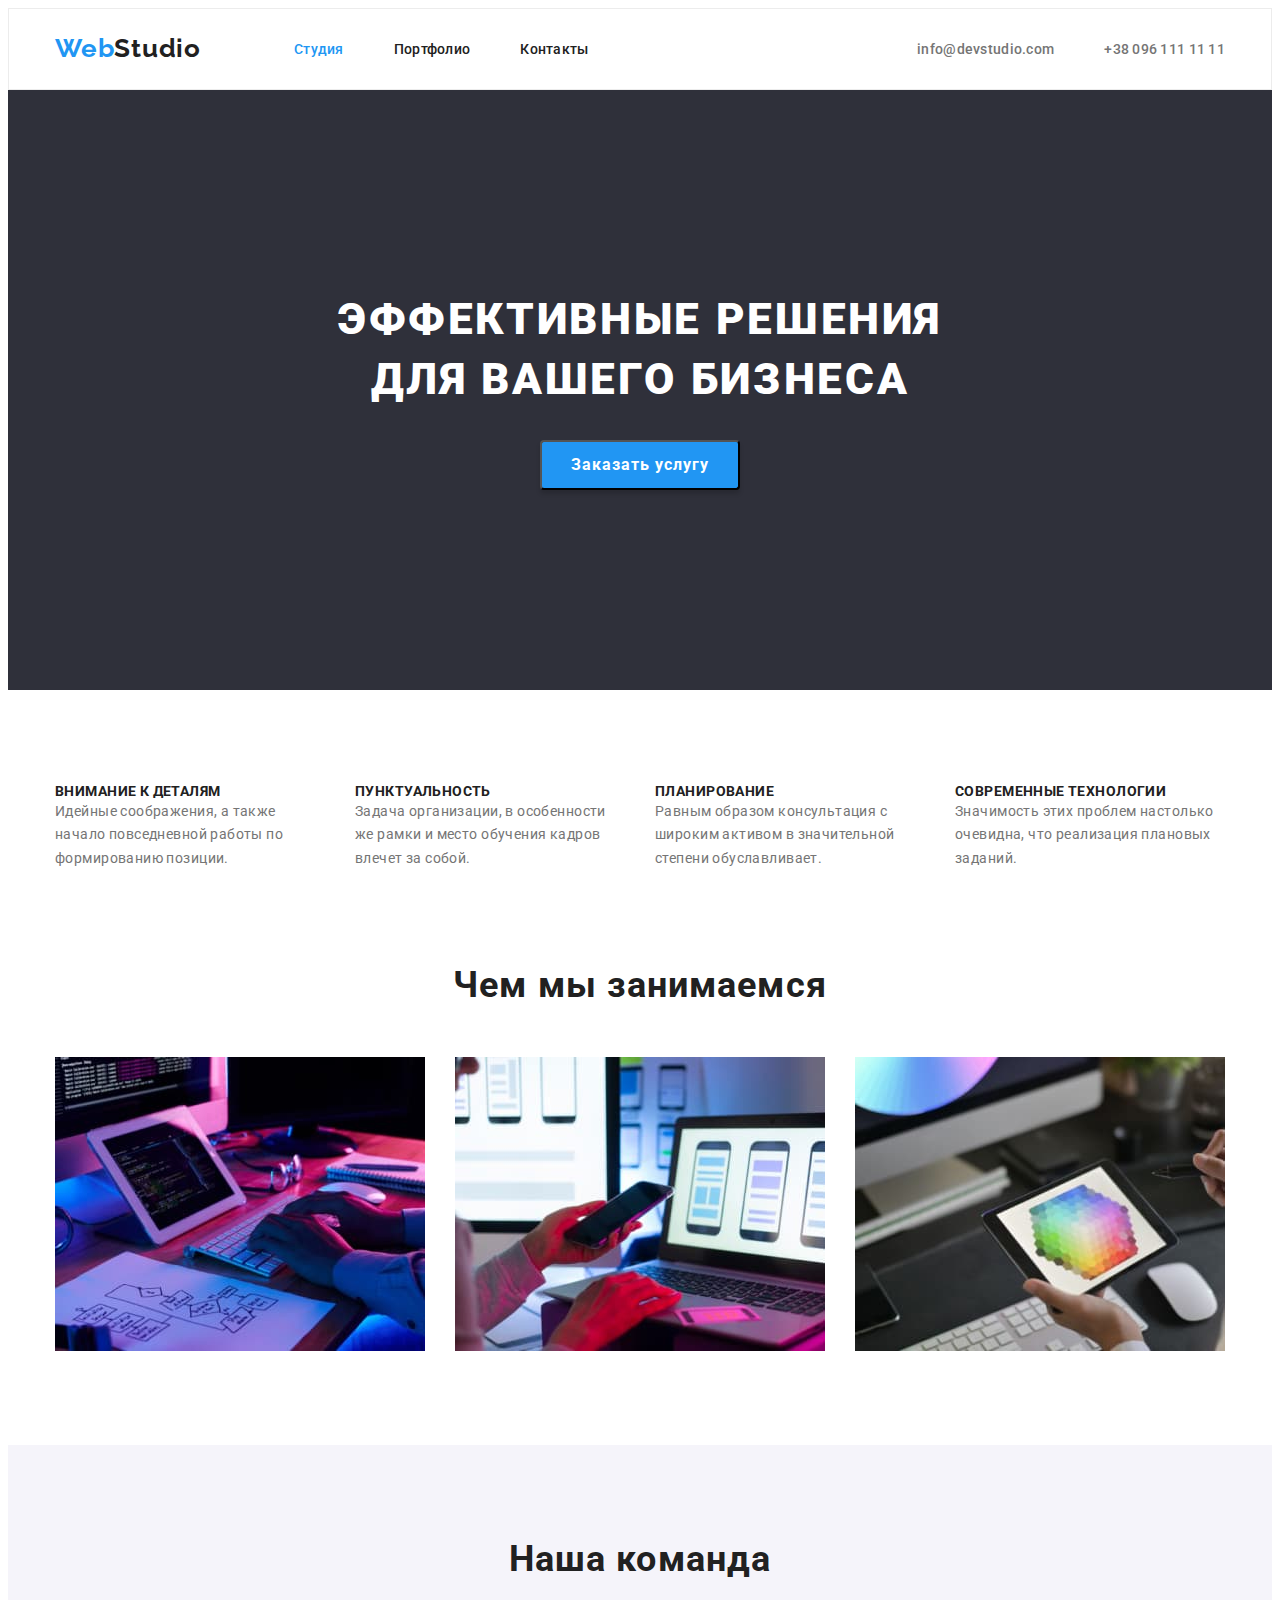
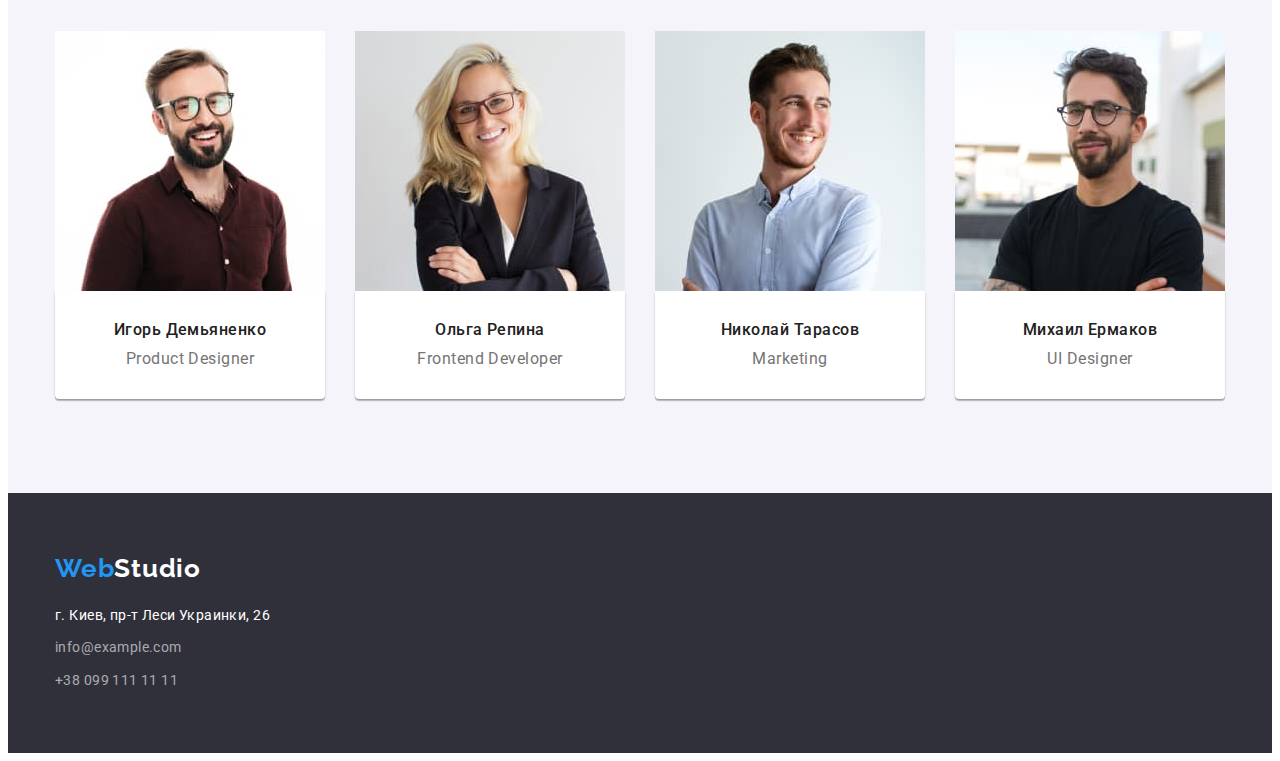
<file: index.html>
<!DOCTYPE html>
<html lang="en">
  <head>
    <meta charset="UTF-8" />
    <meta http-equiv="X-UA-Compatible" content="IE=edge" />
    <meta name="viewport" content="width=device-width, initial-scale=1.0" />
    <title>Document</title>
    <link
      rel="stylesheet"
      href="https://cdnjs.cloudflare.com/ajax/libs/modern-normalize/1.1.0/modern-normalize.min.css"
      integrity="sha512-wpPYUAdjBVSE4KJnH1VR1HeZfpl1ub8YT/NKx4PuQ5NmX2tKuGu6U/JRp5y+Y8XG2tV+wKQpNHVUX03MfMFn9Q=="
      crossorigin="anonymous"
      referrerpolicy="no-referrer"
    />
    <link rel="preconnect" href="https://fonts.googleapis.com" />
    <link rel="preconnect" href="https://fonts.gstatic.com" crossorigin />
    <link
      href="https://fonts.googleapis.com/css2?family=Montserrat:wght@400;700&family=Raleway:wght@700&family=Roboto:wght@400;500;700;900&display=swap"
      rel="stylesheet"
    />
    <link rel="stylesheet" href="./css/reset.css" />
    <link rel="stylesheet" href="./css/style.css" />
  </head>
  <body>
    <header class="header">
      <div class="container header_container">
        <nav class="navigation">
          <a href="./index.html" class="logo upper_logo"
            >Web<span class="second_logo_color">Studio</span></a
          >
          <ul class="header_list">
            <li class="header_item">
              <a href="./index.html" class="header_link_studio current"
                >Студия</a
              >
            </li>
            <li class="header_item">
              <a href="./portfolio.html" class="header_link">Портфолио</a>
            </li>
            <li class="header_item">
              <a href="" class="header_link">Контакты</a>
            </li>
          </ul>
        </nav>
        <ul class="header_list">
          <li class="header_item">
            <a href="mailto:info@devstudio.com" class="header_link_mail"
              >info@devstudio.com</a
            >
          </li>
          <li class="header_item">
            <a href="tel:+380961111111" class="header_link_tel"
              >+38 096 111 11 11</a
            >
          </li>
        </ul>
      </div>
    </header>
    <main>
      <section class="main_section">
        <div class="container">
          <h1 class="main_title">
            Эффективные решения <br />
            для вашего бизнеса
          </h1>
          <div>
            <button type="button" class="btn option">Заказать услугу</button>
          </div>
        </div>
      </section>
      <section class="mini_articles">
        <div class="container">
          <ul class="main_list">
            <li class="main_item">
              <h3 class="main_h">Внимание к деталям</h3>
              <p class="main_text">
                Идейные соображения, а также начало повседневной работы по
                формированию позиции.
              </p>
            </li>
            <li class="main_item">
              <h3 class="main_h">Пунктуальность</h3>
              <p class="main_text">
                Задача организации, в особенности же рамки и место обучения
                кадров влечет за собой.
              </p>
            </li>
            <li class="main_item">
              <h3 class="main_h">Планирование</h3>
              <p class="main_text">
                Равным образом консультация с широким активом в значительной
                степени обуславливает.
              </p>
            </li>
            <li class="main_item">
              <h3 class="main_h">Современные технологии</h3>
              <p class="main_text">
                Значимость этих проблем настолько очевидна, что реализация
                плановых заданий.
              </p>
            </li>
          </ul>
        </div>
      </section>
      <section class="vocation">
        <div class="container">
          <h2 class="about">Чем мы занимаемся</h2>
          <ul class="about_list">
            <li class="about_item">
              <img
                src="./images/img1.jpg"
                alt="демонстрация работы программ на гаджетах"
                width="370"
                height="294"
              />
            </li>
            <li class="about_item">
              <img
                src="./images/img2.jpg"
                alt="демонстрация работы программ на гаджетах"
                width="370"
                height="294"
              />
            </li>
            <li class="about_item">
              <img
                src="./images/img3.jpg"
                alt="демонстрация работы программ на гаджетах"
                width="370"
                height="294"
              />
            </li>
          </ul>
        </div>
      </section>
      <section class="team">
        <div class="container team_container">
          <h2 class="team_title">Наша команда</h2>
          <ul class="team_list">
            <li class="team_item">
              <img
                src="./images/pic1.jpg"
                alt="фото члена команды"
                width="270"
                height="260"
              />
              <div class="team_name_item">
                <h3 class="team_name">Игорь Демьяненко</h3>
                <p lang="en" class="team_post">Product Designer</p>
              </div>
            </li>
            <li class="team_item">
              <img
                src="./images/pic2.jpg"
                alt="фото члена команды"
                width="270"
                height="260"
              />
              <div class="team_name_item">
                <h3 class="team_name">Ольга Репина</h3>
                <p lang="en" class="team_post">Frontend Developer</p>
              </div>
            </li>
            <li class="team_item">
              <img
                src="./images/pic3.jpg"
                alt="фото члена команды"
                width="270"
                height="260"
              />
              <div class="team_name_item">
                <h3 class="team_name">Николай Тарасов</h3>
                <p lang="en" class="team_post">Marketing</p>
              </div>
            </li>
            <li class="team_item">
              <img
                src="./images/pic4.jpg"
                alt="фото члена команды"
                width="270"
                height="260"
              />
              <div class="team_name_item">
                <h3 class="team_name">Михаил Ермаков</h3>
                <p lang="en" class="team_post">UI Designer</p>
              </div>
            </li>
          </ul>
        </div>
      </section>
    </main>
    <footer class="footer">
      <div class="container">
        <a href="./index.html" class="footer_logo"
          >Web<span class="footer_logo_color">Studio</span></a
        >
        <address class="address">
          <ul class="address_list">
            <li class="address_item address_item">
              <a
                href="https://goo.gl/maps/MGz1qRWNT3Urb2ix9"
                class="footer_address"
                target="_blank"
                rel="noopener noreferrer nofollow"
                >г. Киев, пр-т Леси Украинки, 26</a
              >
            </li>
            <li class="address_item">
              <a href="mailto:info@example.com" class="footer_mail"
                >info@example.com</a
              >
            </li>
            <li class="address_item">
              <a href="tel:+380991111111" class="footer_tel"
                >+38 099 111 11 11</a
              >
            </li>
          </ul>
        </address>
      </div>
    </footer>
  </body>
</html>
</file>
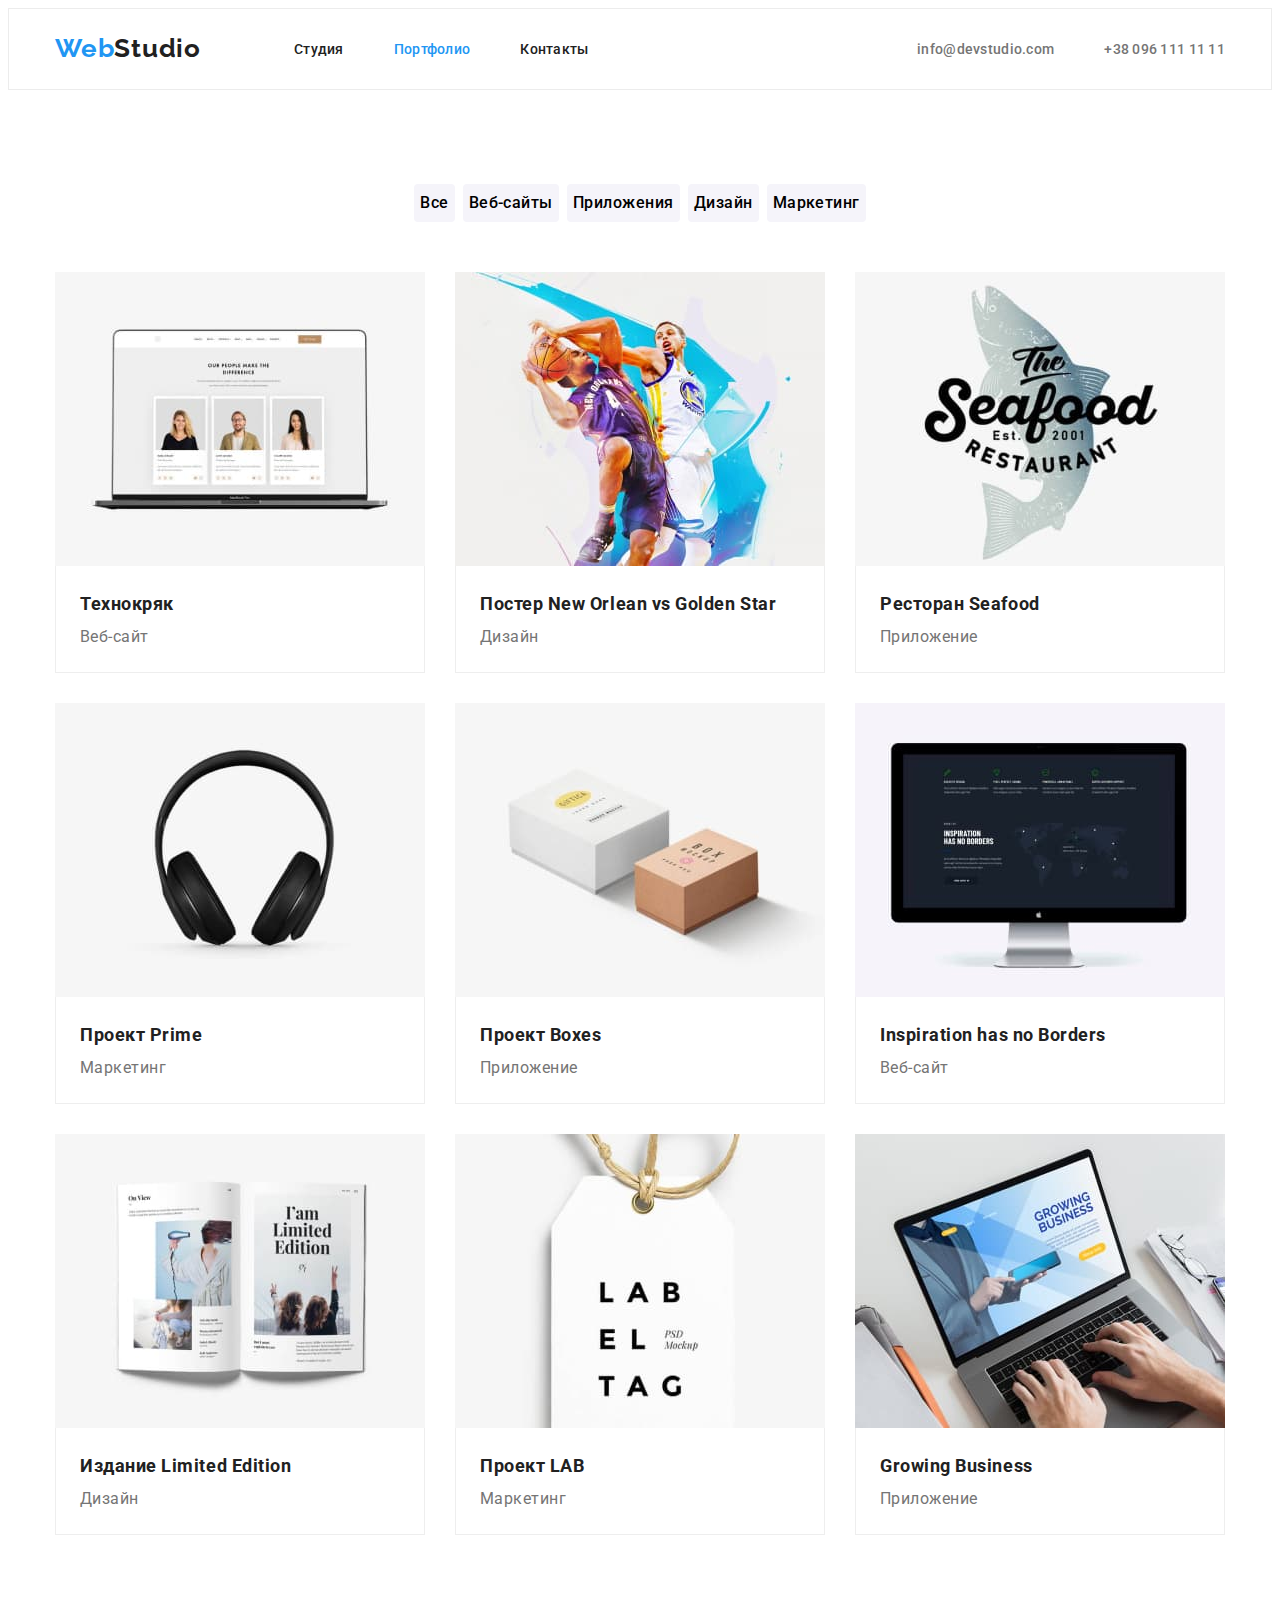
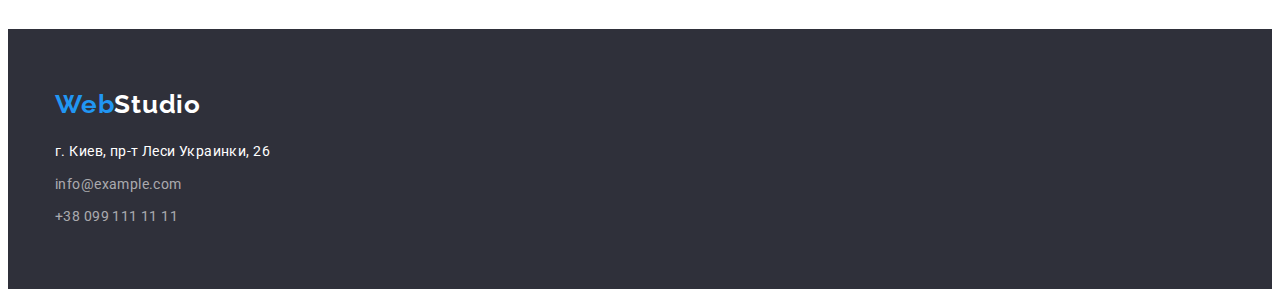
<file: portfolio.html>
<!DOCTYPE html>
<html lang="en">
  <head>
    <meta charset="UTF-8" />
    <meta http-equiv="X-UA-Compatible" content="IE=edge" />
    <meta name="viewport" content="width=device-width, initial-scale=1.0" />
    <title>Document</title>
    <link
      rel="stylesheet"
      href="https://cdnjs.cloudflare.com/ajax/libs/modern-normalize/1.1.0/modern-normalize.min.css"
      integrity="sha512-wpPYUAdjBVSE4KJnH1VR1HeZfpl1ub8YT/NKx4PuQ5NmX2tKuGu6U/JRp5y+Y8XG2tV+wKQpNHVUX03MfMFn9Q=="
      crossorigin="anonymous"
      referrerpolicy="no-referrer"
    />
    <link rel="preconnect" href="https://fonts.googleapis.com" />
    <link rel="preconnect" href="https://fonts.gstatic.com" crossorigin />
    <link
      href="https://fonts.googleapis.com/css2?family=Montserrat:wght@400;700&family=Raleway:wght@700&family=Roboto:wght@400;500;700;900&display=swap"
      rel="stylesheet"
    />
    <link rel="stylesheet" href="./css/reset.css" />
    <link rel="stylesheet" href="./css/style.css" />
  </head>
  <body>
    <header class="header">
      <div class="container header_container">
        <nav class="navigation">
          <a href="./index.html" class="logo upper_logo"
            >Web<span class="second_logo_color">Studio</span></a
          >
          <ul class="header_list">
            <li class="header_item">
              <a href="./index.html" class="header_link_studio"
                >Студия</a
              >
            </li>
            <li class="header_item">
              <a href="./portfolio.html" class="header_link current">Портфолио</a>
            </li>
            <li class="header_item">
              <a href="" class="header_link">Контакты</a>
            </li>
          </ul>
        </nav>
          <ul class="header_list">
            <li class="header_item">
              <a href="mailto:info@devstudio.com" class="header_link_mail"
                >info@devstudio.com</a
              >
            </li>
            <li class="header_item">
              <a href="tel:+380961111111" class="header_link_tel"
                >+38 096 111 11 11</a
              >
            </li>
          </ul>
      </div>
    </header>
    <main>
      <section class="main_section_portfolio">
      <div class="container">
        <ul class="buttons_list buttons_portf">
          <li class="button_item">
            <button type="button" class="portfolio_btn">Все</button>
          </li>
          <li class="button_item">
            <button type="button" class="portfolio_btn">Веб-сайты</button>
          </li>
          <li class="button_item">
            <button type="button" class="portfolio_btn">Приложения</button>
          </li>
          <li class="button_item">
            <button type="button" class="portfolio_btn">Дизайн</button>
          </li>
          <li class="button_item">
            <button type="button" class="portfolio_btn">Маркетинг</button>
          </li>
        </ul>
        <ul class="grid_list">
          <li class="main_img">
            <img
              src="./images/portfolio1.jpg"
              alt="технокряк"
              width="370"
              height="294"
            />
            <div class="main_services_name">
              <h3 class="main_services">Технокряк</h3>
              <p class="main_proposal">Веб-сайт</p>
            </div>
          </li>
          <li class="main_img">
            <img
              src="./images/portfolio2.jpg"
              alt="баскетболисты"
              width="370"
              height="294"
            />
            <div class="main_services_name">
              <h3 class="main_services">Постер New Orlean vs Golden Star</h3>
              <p class="main_proposal">Дизайн</p>
            </div>
          </li>
          <li class="main_img">
            <img
              src="./images/portfolio3.jpg"
              alt="ресторан"
              width="370"
              height="294"
            />
            <div class="main_services_name">
              <h3 class="main_services">Ресторан Seafood</h3>
              <p class="main_proposal">Приложение</p>
            </div>
          </li>
          <li class="main_img">
            <img
              src="./images/portfolio4.jpg"
              alt="наушники"
              width="370"
              height="294"
            />
            <div class="main_services_name">
              <h3 class="main_services">Проект Prime</h3>
              <p class="main_proposal">Маркетинг</p>
            </div>
          </li>
          <li class="main_img">
            <img
              src="./images/portfolio5.jpg"
              alt="коробки"
              width="370"
              height="294"
            />
            <div class="main_services_name">
              <h3 class="main_services">Проект Boxes</h3>
              <p class="main_proposal">Приложение</p>
            </div>
          </li>
          <li class="main_img">
            <img
              src="./images/portfolio6.jpg"
              alt="монитор"
              width="370"
              height="294"
            />
            <div class="main_services_name">
              <h3 class="main_services">Inspiration has no Borders</h3>
              <p class="main_proposal">Веб-сайт</p>
            </div>
          </li>
          <li class="main_img">
            <img
              src="./images/portfolio7.jpg"
              alt="книга"
              width="370"
              height="294"
            />
            <div class="main_services_name">
              <h3 class="main_services">Издание Limited Edition</h3>
              <p class="main_proposal">Дизайн</p>
            </div>
          </li>
          <li class="main_img">
            <img
              src="./images/portfolio8.jpg"
              alt="бирка"
              width="370"
              height="294"
            />
            <div class="main_services_name">
              <h3 class="main_services">Проект LAB</h3>
              <p class="main_proposal">Маркетинг</p>
            </div>
          </li>
          <li class="main_img">
            <img
              src="./images/portfolio9.jpg"
              alt="ноутбук"
              width="370"
              height="294"
            />
            <div class="main_services_name">
              <h3 class="main_services">Growing Business</h3>
              <p class="main_proposal">Приложение</p>
            </div>
          </li>
        </ul>
      </div>
        <!-- <div class="container grid"> -->

        </div>
      </section>
    </main>
    <footer class="footer">
      <div class="container">
        <div class="bottom_logo">
          <a href="./index.html" class="footer_logo"
            >Web<span class="footer_logo_color">Studio</span></a
          >
        </div>
        <address class="address">
          <ul class="address_list">
            <li class="address_item">
              <a
                href="https://goo.gl/maps/MGz1qRWNT3Urb2ix9"
                class="footer_address"
                target="_blank"
                rel="noopener noreferrer nofollow"
                >г. Киев, пр-т Леси Украинки, 26</a
              >
            </li>
            <li class="address_item">
              <a href="mailto:info@example.com" class="footer_mail"
                >info@example.com</a
              >
            </li>
            <li class="address_item">
              <a href="tel:+380991111111" class="footer_tel"
                >+38 099 111 11 11</a
              >
            </li>
          </ul>
        </address>
      </div>
    </footer>
  </body>
</html>
</file>
<file: css/style.css>
* {
    box-sizing: border-box;
}



/* img {
    display: block;
} */

:root {
    --body-color: #ffffff;
    --header-link:#212121;
    --header-link-second:#2196F3;
    --link-color:#757575; 
    --second-link-color:#2196F3;
    --tel-color:#757575;
    --extra-tel-color:#2196F3;
    --main-color: #ffffff;
    --main-section:#2F303A;
    --btn-color: #ffffff;
    --btn-back:#2196F3;
    --main-h: #212121;
    --main-text:#757575;
    --about-color:#212121;
    --team-color: #212121;
    --team-name-color: #212121;
    --team-post:#757575;
    --logo-color:#2196F3;
    --second-logo-color: #ffffff;
    --third-logo-color: #212121;
    --footer-back: #2F303A;
    --footer-add: #ffffff;
    --footer-contacts:rgba(255, 255, 255, 0.6);
    --line:#ECECEC;
    --services-color:#212121;
    --proposal-color:#757575;
    --port-color:#212121;
    --back-port-color: #F5F4FA;
    --port-btn-hover: #ffffff;
    --port-btn-back:#2196F3;
    --contacts-color:#2196F3;
}

/* header section */

.main_item + .main_item {
    margin-left: 30px;
}

.main_item {
    width: 270px;
}

.main_list {
    display: flex;
    align-items: center;
}

.upper_logo {
    margin-right: 93px;
}

.header_container {
    display: flex;
    align-items: center;
}

.navigation {
    display: flex;
    align-items: center;
}

.header_list {
    display: flex;
    margin-left: auto;
}

.header_connect {
    display: flex;
    margin-left: auto;
}

.header_item + .header_item {
    margin-left: 50px;
}

.option {
    text-align: center;
    margin: auto;
    justify-content: center;
}

body {
font-family: Roboto, sans-serif;
color:var(--body-color);
}

.vocation {
    padding-top: 94px;
    padding-bottom: 94px;
}

.container {
    width: 1200px;
    padding-left: 15px;
    padding-right: 15px;
    margin-left: auto;
    margin-right: auto;
    /* outline: 2px solid red; */
}

.header {
    padding-top: 24px;
    padding-bottom: 25px;
    border: 1px solid #ECECEC
}

.logo {
font-family: Raleway;
font-weight: 700;
font-size: 26px;
line-height: 1.19;
letter-spacing: 0.03em;
color:var(--logo-color);
}

.second_logo_color {
color:var(--third-logo-color);
}

.header_link {
font-weight: 500;
font-size: 14px;
line-height: 1.14;
letter-spacing: 0.02em;
text-decoration: none;
color:var(--header-link)
}

.header_link_portfolio {
font-weight: 500;
font-size: 14px;
line-height: 1.14;
letter-spacing: 0.02em;
text-decoration: none;
}

.header_link_studio {
font-weight: 500;
font-size: 14px;
line-height: 1.14;
letter-spacing: 0.02em;
text-decoration: none;
color: #212121;
}

.current {
    color:var(--second-link-color)
}


.header_link:hover, 
.header_link:focus {
    color:var(--header-link-second);
}

.header_link_mail {
font-weight: 500;
font-size: 14px;
line-height: 1.14x;
letter-spacing: 0.02em;
color:var(--link-color);
}

.header_link_mail:hover, 
.header_link_mail:focus {
    color:var(--second-link-color);
}

.header_link_tel {
font-weight: 500;
font-size: 14px;
line-height: 1.14;
letter-spacing: 0.02em;
color:var(--tel-color);
}

.header_link_tel:hover, 
.header_link_tel:focus,
.footer_mail {
 color:var(--extra-tel-color);
}

/* main section */

.logo,  
.header_link_mail, 
.header_link_tel, 
.footer_address, 
.footer_mail, 
.footer_tel,
.footer_logo {
    text-decoration: none;
}

.header_item, 
.main_item, 
.about_item, 
.team_item, 
.address_item, 
.main_img {
    list-style: none;
}

/* main section */

.main_title {
font-weight: 900;
font-size: 44px;
line-height: 1.36;
text-align: center;
letter-spacing: 0.06em;
text-transform: uppercase;
color:var(--main-color);
margin-bottom: 30px;
}


.main_section {
    background-color:var(--main-section);
    padding-top: 200px;
    padding-bottom: 200px;
}

.mini_articles {
    padding-top: 94px;
}

.btn {
font-family:inherit;
font-weight: 700;
font-size: 16px;
line-height: 1.87;
display: flex;
text-align: center;
align-items: center;
letter-spacing: 0.06em;
color: var(--btn-color);
background: #2196F3;
box-shadow: 0px 4px 4px rgba(0, 0, 0, 0.15);
border-radius: 4px;
min-width: 200px;
height: 50px;
}


.main_h {
font-size: 14px;
line-height: 1.14;
letter-spacing: 0.03em;
text-transform: uppercase;
color:var(--main-h);
}

.main_text {
font-weight: 400;
font-size: 14px;
line-height: 1.71;
letter-spacing: 0.03em;
color:var(--main-text);
}

.about {
font-size: 36px;
line-height: 1.16;
text-align: center;
letter-spacing: 0.03em;
color:var(--about-color);
margin-bottom: 50px;
}

.about_list {
    display: flex;
}

.about_item + .about_item {
margin-left: 30px;
}

.team {
    padding-top: 94px;
    padding-bottom: 94px;
    background-color: #F5F4FA;
}

.team_title {
font-size: 36px;
line-height: 1.16;
text-align: center;
letter-spacing: 0.03em;
color:var(--team-color);
}

.team_name {
font-weight: 500;
font-size: 16px;
line-height: 1.18;
text-align: center;
letter-spacing: 0.03em;
color:var(--team-name-color);
margin-bottom: 10px;
}

.team_post {
font-weight: 400;
font-size: 16px;
line-height: 1.18;
text-align: center;
letter-spacing: 0.03em;
color:var(--team-post);
}

.team_list {
    display: flex;
}

.team_item + .team_item {
    margin-left: 30px;
}

.team_name_item {
padding-top: 30px;
padding-bottom: 30px;
background: #FFFFFF;
box-shadow: 0px 1px 3px rgba(0, 0, 0, 0.12), 0px 1px 1px rgba(0, 0, 0, 0.14), 0px 2px 1px rgba(0, 0, 0, 0.2);
border-radius: 0px 0px 4px 4px;
}

.team_title {
    margin-bottom: 50px;
}

.footer_logo_color {
    color:var(--second-logo-color);
}



.footer {
    background-color:var(--footer-back);
    padding-top: 60px;
    padding-bottom: 60px;
}

.footer_logo {
font-family: Raleway;
font-weight: 700;
font-size: 26px;
line-height: 1.19;
letter-spacing: 0.03em;
color:var(--logo-color);
display: block;
margin-bottom: 20px;
}

.bottom_logo {
    margin-bottom: 20px;
}



.footer_address {
font-weight: 400;
font-size: 14px;
line-height: 1.71;
letter-spacing: 0.03em;
color:var(--footer-add);
}

.address_item:nth-last-child(n + 2) {
    margin-bottom: 9px;
    font-style: normal;
}

.address {
    font-style: normal;
}

.footer_mail {
font-weight: 400;
font-size: 14px;
line-height: 1.71;
letter-spacing: 0.03em;
color:var(--footer-contacts);
}

.footer_tel {
font-weight: 400;
font-size: 14px;
line-height: 1.71;
letter-spacing: 0.03em;
color:var(--footer-contacts);
}

.footer_mail:hover,
.footer_mail:focus {
color:var(--contacts-color);
}

.footer_tel:hover,
.footer_tel:focus {
    color: var(--contacts-color);
}

.footer_address:hover,
.footer_address:focus {
    color: var(--contacts-color);
}

.footer_address {
    margin-bottom: 9px;
}

/* portfolio */




.header_portfolio {
    margin-bottom: 94px;
}

.buttons_list {
    display: flex;
    list-style: none;
    justify-content: center;
    margin-bottom: 50px;
}

.button_item + .button_item {
    margin-left: 8px;
}

.main_section_portfolio {
    padding-top: 94px;
    padding-bottom: 94px;
}


.grid {
    margin-bottom: 94px;
}

.main_services_name {
padding-top: 20px;
background: #FFFFFF;
border: 1px solid #EEEEEE;
border-top: none;
box-sizing: border-box;
padding-left: 24px;
padding-bottom: 20px;
padding-right: 24px;
}


.main_img {
    /* width: 370px;
    height: 404px; */
    margin-left: 30px;
    margin-top: 30px;
    flex-basis: calc(100% / 3 - 30px);
}


.main_services {
font-weight: 700;
font-size: 18px;
line-height: 2;
letter-spacing: 0.03em;
color:var(--services-color);
}

.main_proposal {  
font-weight: 400;
font-size: 16px;
line-height: 1.87;
letter-spacing: 0.03em;
color:var(--proposal-color);
}

.portfolio_btn {
font-family: inherit;
font-weight: 500;
font-size: 16px;
line-height: 1.62;
text-align: center;
letter-spacing: 0.03em;
color:--port-color;
background-color:var(--back-port-color);
cursor: pointer;
background: #F5F4FA;
border-radius: 4px;
border: none;
height: 38px;
}



.portfolio_btn:hover, 
.portfolio_btn:focus {
    color:var(--port-btn-hover);
    background-color:var(--port-btn-back);
}

.grid_list {
    margin: 0;
    padding: 0;
    list-style: none;
    display: flex;
    flex-wrap: wrap;
    margin-top: -30px;
    margin-left: -30px;
}
</file>
